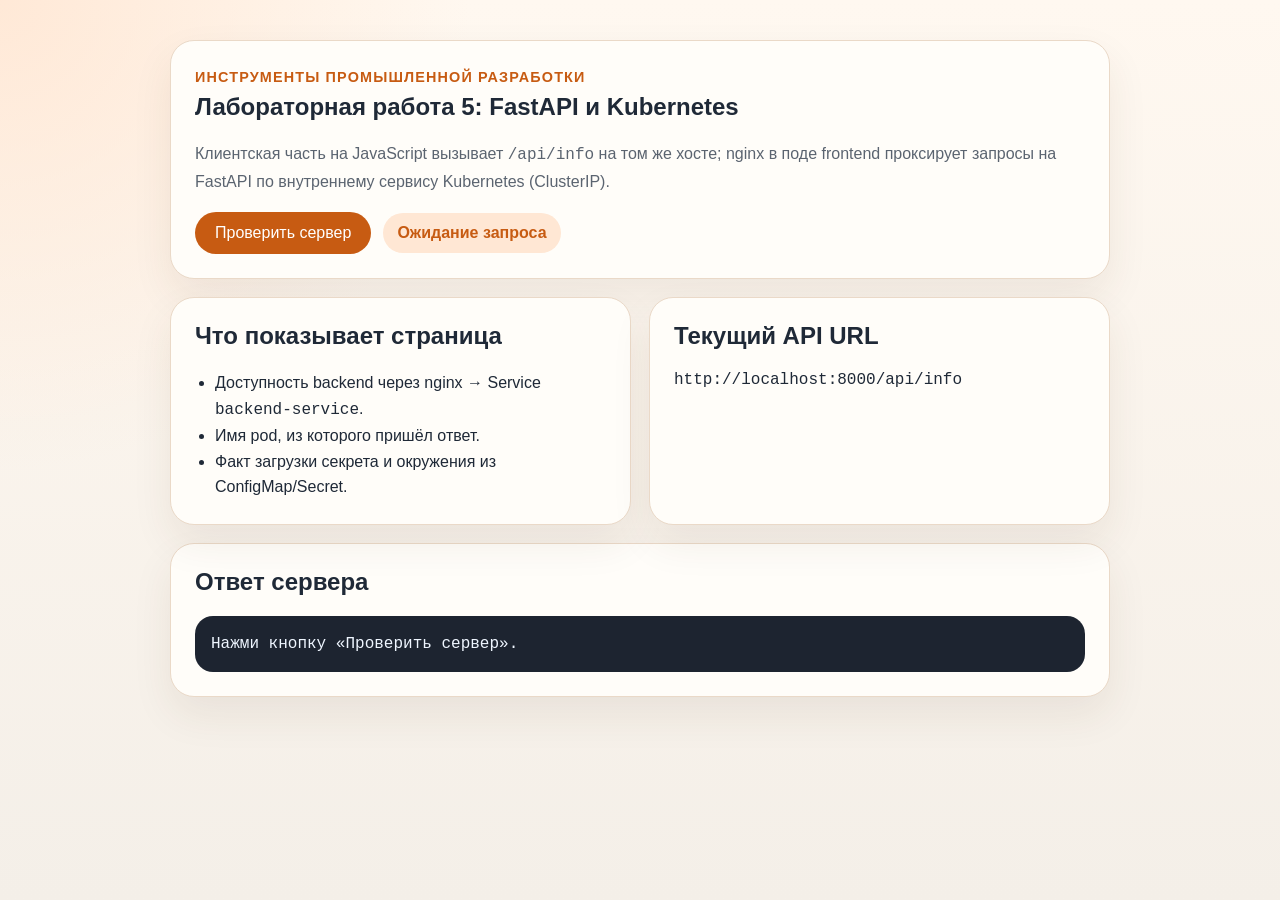
<file: lab_5/frontend/public/index.html>
<!DOCTYPE html>
<html lang="ru">
  <head>
    <meta charset="UTF-8" />
    <meta name="viewport" content="width=device-width, initial-scale=1.0" />
    <title>Лабораторная работа 5: FastAPI и JS</title>
    <link rel="stylesheet" href="./styles.css" />
  </head>
  <body>
    <main class="page">
      <section class="card hero">
        <p class="eyebrow">Инструменты промышленной разработки</p>
        <h1 id="app-title">Лабораторная работа 5: Kubernetes</h1>
        <p class="lead">
          Клиентская часть на JavaScript вызывает <code>/api/info</code> на том же
          хосте; nginx в поде frontend проксирует запросы на FastAPI по внутреннему
          сервису Kubernetes (ClusterIP).
        </p>
        <div class="actions">
          <button id="load-button" type="button">Проверить сервер</button>
          <span id="status-badge" class="badge">Ожидание запроса</span>
        </div>
      </section>

      <section class="grid">
        <article class="card">
          <h2>Что показывает страница</h2>
          <ul>
            <li>Доступность backend через nginx → Service <code>backend-service</code>.</li>
            <li>Имя pod, из которого пришёл ответ.</li>
            <li>Факт загрузки секрета и окружения из ConfigMap/Secret.</li>
          </ul>
        </article>

        <article class="card">
          <h2>Текущий API URL</h2>
          <code id="api-url"></code>
        </article>
      </section>

      <section class="card">
        <h2>Ответ сервера</h2>
        <pre id="response-box">Нажми кнопку «Проверить сервер».</pre>
      </section>
    </main>

    <script src="./config.js"></script>
    <script src="./app.js"></script>
  </body>
</html>
</file>
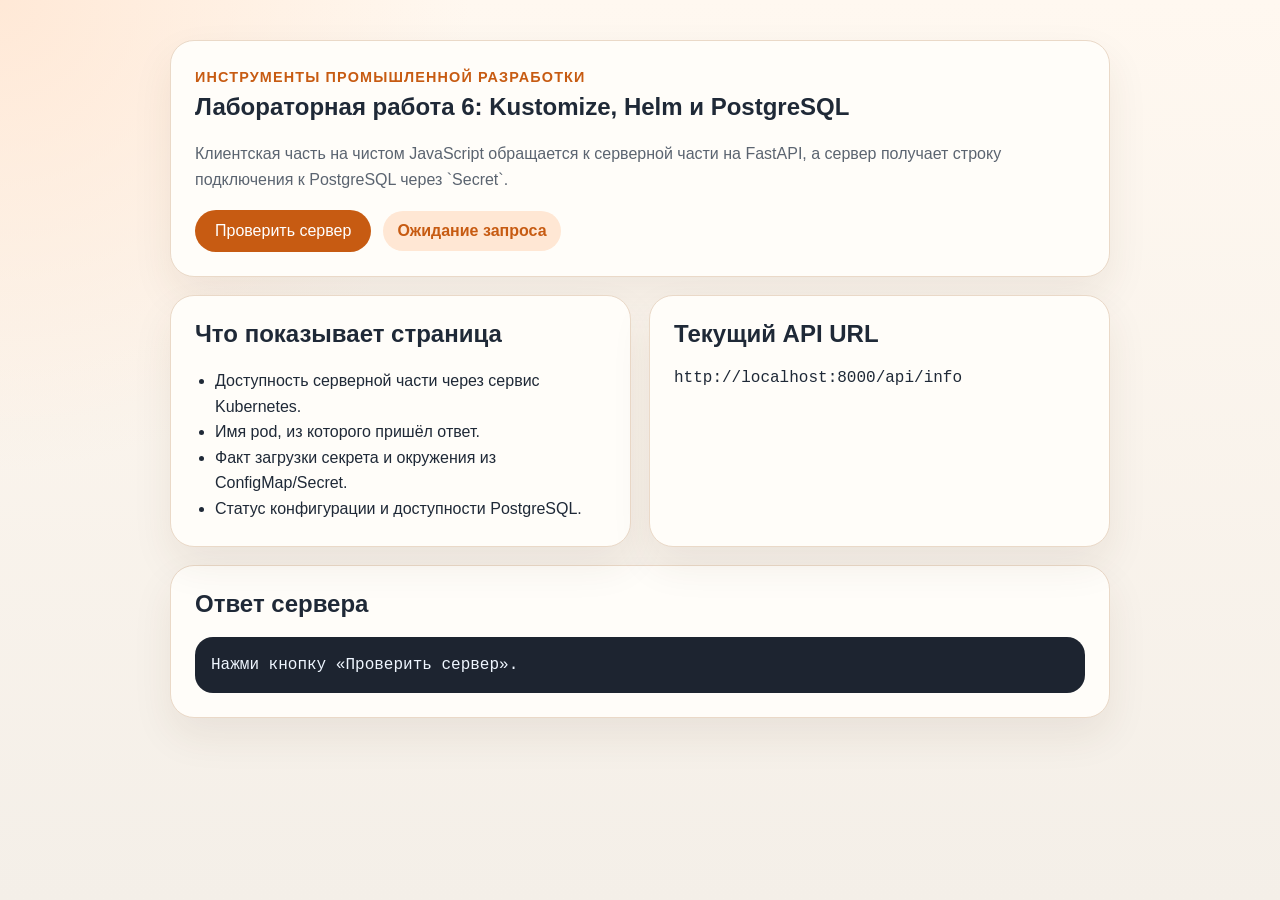
<file: lab_6/app/frontend/public/index.html>
<!DOCTYPE html>
<html lang="ru">
  <head>
    <meta charset="UTF-8" />
    <meta name="viewport" content="width=device-width, initial-scale=1.0" />
    <title>Лабораторная работа 6: FastAPI и PostgreSQL</title>
    <link rel="stylesheet" href="./styles.css" />
  </head>
  <body>
    <main class="page">
      <section class="card hero">
        <p class="eyebrow">Инструменты промышленной разработки</p>
        <h1 id="app-title">Лабораторная работа 6: Kubernetes</h1>
        <p class="lead">
          Клиентская часть на чистом JavaScript обращается к серверной части на
          FastAPI, а сервер получает строку подключения к PostgreSQL через `Secret`.
        </p>
        <div class="actions">
          <button id="load-button" type="button">Проверить сервер</button>
          <span id="status-badge" class="badge">Ожидание запроса</span>
        </div>
      </section>

      <section class="grid">
        <article class="card">
          <h2>Что показывает страница</h2>
          <ul>
            <li>Доступность серверной части через сервис Kubernetes.</li>
            <li>Имя pod, из которого пришёл ответ.</li>
            <li>Факт загрузки секрета и окружения из ConfigMap/Secret.</li>
            <li>Статус конфигурации и доступности PostgreSQL.</li>
          </ul>
        </article>

        <article class="card">
          <h2>Текущий API URL</h2>
          <code id="api-url"></code>
        </article>
      </section>

      <section class="card">
        <h2>Ответ сервера</h2>
        <pre id="response-box">Нажми кнопку «Проверить сервер».</pre>
      </section>
    </main>

    <script src="./config.js"></script>
    <script src="./app.js"></script>
  </body>
</html>
</file>
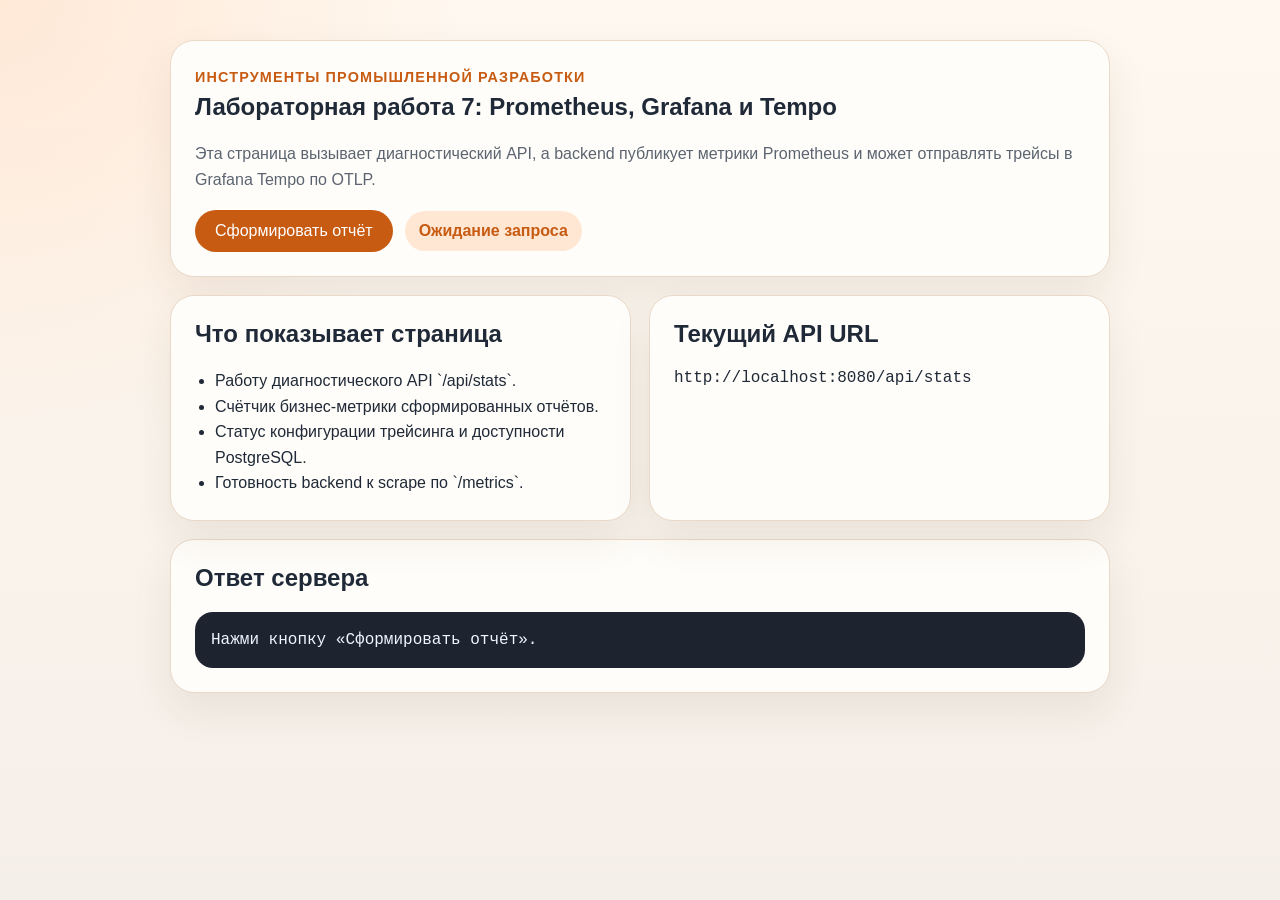
<file: lab_7/app/frontend/public/index.html>
<!DOCTYPE html>
<html lang="ru">
  <head>
    <meta charset="UTF-8" />
    <meta name="viewport" content="width=device-width, initial-scale=1.0" />
    <title>Лабораторная работа 7: Observability</title>
    <link rel="stylesheet" href="./styles.css" />
  </head>
  <body>
    <main class="page">
      <section class="card hero">
        <p class="eyebrow">Инструменты промышленной разработки</p>
        <h1 id="app-title">Лабораторная работа 7: Observability</h1>
        <p class="lead">
          Эта страница вызывает диагностический API, а backend публикует метрики
          Prometheus и может отправлять трейсы в Grafana Tempo по OTLP.
        </p>
        <div class="actions">
          <button id="load-button" type="button">Сформировать отчёт</button>
          <span id="status-badge" class="badge">Ожидание запроса</span>
        </div>
      </section>

      <section class="grid">
        <article class="card">
          <h2>Что показывает страница</h2>
          <ul>
            <li>Работу диагностического API `/api/stats`.</li>
            <li>Счётчик бизнес-метрики сформированных отчётов.</li>
            <li>Статус конфигурации трейсинга и доступности PostgreSQL.</li>
            <li>Готовность backend к scrape по `/metrics`.</li>
          </ul>
        </article>

        <article class="card">
          <h2>Текущий API URL</h2>
          <code id="api-url"></code>
        </article>
      </section>

      <section class="card">
        <h2>Ответ сервера</h2>
        <pre id="response-box">Нажми кнопку «Сформировать отчёт».</pre>
      </section>
    </main>

    <script src="./config.js"></script>
    <script src="./app.js"></script>
  </body>
</html>
</file>
<file: lab_5/frontend/public/styles.css>
:root {
  --bg: #f4efe8;
  --card: #fffdf9;
  --text: #1f2937;
  --muted: #5b6470;
  --accent: #c75b12;
  --accent-soft: #ffe7d4;
  --border: #ead9c8;
  --ok: #127a46;
  --shadow: 0 18px 40px rgba(78, 51, 27, 0.08);
}

* {
  box-sizing: border-box;
}

body {
  margin: 0;
  min-height: 100vh;
  font-family: "Segoe UI", Tahoma, Geneva, Verdana, sans-serif;
  color: var(--text);
  background:
    radial-gradient(circle at top left, rgba(255, 231, 212, 0.9), transparent 30%),
    linear-gradient(180deg, #fff8f0 0%, var(--bg) 100%);
}

.page {
  max-width: 980px;
  margin: 0 auto;
  padding: 40px 20px 56px;
}

.grid {
  display: grid;
  grid-template-columns: repeat(auto-fit, minmax(260px, 1fr));
  gap: 18px;
  margin: 18px 0;
}

.card {
  background: var(--card);
  border: 1px solid var(--border);
  border-radius: 24px;
  padding: 24px;
  box-shadow: var(--shadow);
}

.hero {
  padding-top: 28px;
}

.eyebrow {
  margin: 0 0 8px;
  color: var(--accent);
  font-size: 0.9rem;
  font-weight: 700;
  letter-spacing: 0.08em;
  text-transform: uppercase;
}

h1,
h2 {
  margin-top: 0;
}

.lead {
  margin-bottom: 18px;
  color: var(--muted);
  line-height: 1.6;
}

.actions {
  display: flex;
  flex-wrap: wrap;
  gap: 12px;
  align-items: center;
}

button {
  border: 0;
  border-radius: 999px;
  padding: 12px 20px;
  background: var(--accent);
  color: white;
  cursor: pointer;
  font-size: 1rem;
  transition: transform 0.2s ease, opacity 0.2s ease;
}

button:hover {
  transform: translateY(-1px);
  opacity: 0.92;
}

.badge {
  display: inline-flex;
  align-items: center;
  min-height: 40px;
  padding: 0 14px;
  border-radius: 999px;
  background: var(--accent-soft);
  color: var(--accent);
  font-weight: 600;
}

.badge.ok {
  background: #e4f8ea;
  color: var(--ok);
}

code,
pre {
  font-family: "SFMono-Regular", Consolas, "Liberation Mono", Menlo, monospace;
}

pre {
  margin: 0;
  padding: 16px;
  border-radius: 18px;
  background: #1d2430;
  color: #eff6ff;
  overflow-x: auto;
  line-height: 1.5;
}

ul {
  margin: 0;
  padding-left: 20px;
  line-height: 1.6;
}

@media (max-width: 640px) {
  .page {
    padding: 24px 14px 40px;
  }

  .card {
    padding: 18px;
    border-radius: 18px;
  }

  button,
  .badge {
    width: 100%;
    justify-content: center;
  }
}
</file>
<file: lab_6/app/frontend/public/styles.css>
:root {
  --bg: #f4efe8;
  --card: #fffdf9;
  --text: #1f2937;
  --muted: #5b6470;
  --accent: #c75b12;
  --accent-soft: #ffe7d4;
  --border: #ead9c8;
  --ok: #127a46;
  --shadow: 0 18px 40px rgba(78, 51, 27, 0.08);
}

* {
  box-sizing: border-box;
}

body {
  margin: 0;
  min-height: 100vh;
  font-family: "Segoe UI", Tahoma, Geneva, Verdana, sans-serif;
  color: var(--text);
  background:
    radial-gradient(circle at top left, rgba(255, 231, 212, 0.9), transparent 30%),
    linear-gradient(180deg, #fff8f0 0%, var(--bg) 100%);
}

.page {
  max-width: 980px;
  margin: 0 auto;
  padding: 40px 20px 56px;
}

.grid {
  display: grid;
  grid-template-columns: repeat(auto-fit, minmax(260px, 1fr));
  gap: 18px;
  margin: 18px 0;
}

.card {
  background: var(--card);
  border: 1px solid var(--border);
  border-radius: 24px;
  padding: 24px;
  box-shadow: var(--shadow);
}

.hero {
  padding-top: 28px;
}

.eyebrow {
  margin: 0 0 8px;
  color: var(--accent);
  font-size: 0.9rem;
  font-weight: 700;
  letter-spacing: 0.08em;
  text-transform: uppercase;
}

h1,
h2 {
  margin-top: 0;
}

.lead {
  margin-bottom: 18px;
  color: var(--muted);
  line-height: 1.6;
}

.actions {
  display: flex;
  flex-wrap: wrap;
  gap: 12px;
  align-items: center;
}

button {
  border: 0;
  border-radius: 999px;
  padding: 12px 20px;
  background: var(--accent);
  color: white;
  cursor: pointer;
  font-size: 1rem;
  transition: transform 0.2s ease, opacity 0.2s ease;
}

button:hover {
  transform: translateY(-1px);
  opacity: 0.92;
}

.badge {
  display: inline-flex;
  align-items: center;
  min-height: 40px;
  padding: 0 14px;
  border-radius: 999px;
  background: var(--accent-soft);
  color: var(--accent);
  font-weight: 600;
}

.badge.ok {
  background: #e4f8ea;
  color: var(--ok);
}

code,
pre {
  font-family: "SFMono-Regular", Consolas, "Liberation Mono", Menlo, monospace;
}

pre {
  margin: 0;
  padding: 16px;
  border-radius: 18px;
  background: #1d2430;
  color: #eff6ff;
  overflow-x: auto;
  line-height: 1.5;
}

ul {
  margin: 0;
  padding-left: 20px;
  line-height: 1.6;
}

@media (max-width: 640px) {
  .page {
    padding: 24px 14px 40px;
  }

  .card {
    padding: 18px;
    border-radius: 18px;
  }

  button,
  .badge {
    width: 100%;
    justify-content: center;
  }
}
</file>
<file: lab_7/app/frontend/public/styles.css>
:root {
  --bg: #f4efe8;
  --card: #fffdf9;
  --text: #1f2937;
  --muted: #5b6470;
  --accent: #c75b12;
  --accent-soft: #ffe7d4;
  --border: #ead9c8;
  --ok: #127a46;
  --shadow: 0 18px 40px rgba(78, 51, 27, 0.08);
}

* {
  box-sizing: border-box;
}

body {
  margin: 0;
  min-height: 100vh;
  font-family: "Segoe UI", Tahoma, Geneva, Verdana, sans-serif;
  color: var(--text);
  background:
    radial-gradient(circle at top left, rgba(255, 231, 212, 0.9), transparent 30%),
    linear-gradient(180deg, #fff8f0 0%, var(--bg) 100%);
}

.page {
  max-width: 980px;
  margin: 0 auto;
  padding: 40px 20px 56px;
}

.grid {
  display: grid;
  grid-template-columns: repeat(auto-fit, minmax(260px, 1fr));
  gap: 18px;
  margin: 18px 0;
}

.card {
  background: var(--card);
  border: 1px solid var(--border);
  border-radius: 24px;
  padding: 24px;
  box-shadow: var(--shadow);
}

.hero {
  padding-top: 28px;
}

.eyebrow {
  margin: 0 0 8px;
  color: var(--accent);
  font-size: 0.9rem;
  font-weight: 700;
  letter-spacing: 0.08em;
  text-transform: uppercase;
}

h1,
h2 {
  margin-top: 0;
}

.lead {
  margin-bottom: 18px;
  color: var(--muted);
  line-height: 1.6;
}

.actions {
  display: flex;
  flex-wrap: wrap;
  gap: 12px;
  align-items: center;
}

button {
  border: 0;
  border-radius: 999px;
  padding: 12px 20px;
  background: var(--accent);
  color: white;
  cursor: pointer;
  font-size: 1rem;
  transition: transform 0.2s ease, opacity 0.2s ease;
}

button:hover {
  transform: translateY(-1px);
  opacity: 0.92;
}

.badge {
  display: inline-flex;
  align-items: center;
  min-height: 40px;
  padding: 0 14px;
  border-radius: 999px;
  background: var(--accent-soft);
  color: var(--accent);
  font-weight: 600;
}

.badge.ok {
  background: #e4f8ea;
  color: var(--ok);
}

code,
pre {
  font-family: "SFMono-Regular", Consolas, "Liberation Mono", Menlo, monospace;
}

pre {
  margin: 0;
  padding: 16px;
  border-radius: 18px;
  background: #1d2430;
  color: #eff6ff;
  overflow-x: auto;
  line-height: 1.5;
}

ul {
  margin: 0;
  padding-left: 20px;
  line-height: 1.6;
}

@media (max-width: 640px) {
  .page {
    padding: 24px 14px 40px;
  }

  .card {
    padding: 18px;
    border-radius: 18px;
  }

  button,
  .badge {
    width: 100%;
    justify-content: center;
  }
}
</file>
